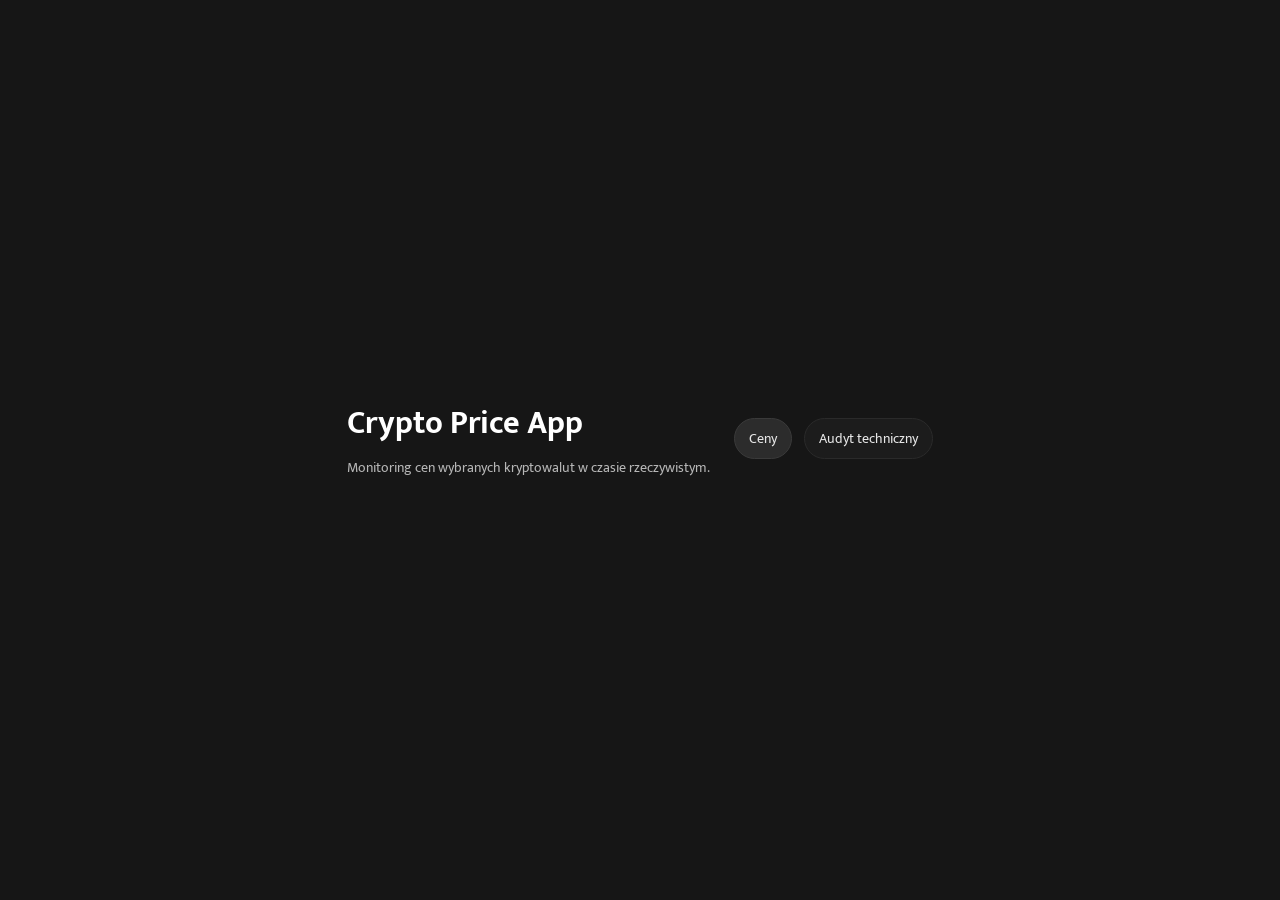
<file: index.html>
<!DOCTYPE html>
<html lang="en">
	<head>
		<meta charset="UTF-8" />
		<meta http-equiv="X-UA-Compatible" content="IE=edge" />
		<meta name="viewport" content="width=device-width, initial-scale=1.0" />
		<link rel="stylesheet" href="Directories/style.css" />
		<title>Crypto Price App</title>
	</head>

	<body class="app">
		<main class="app-layout">
			<header class="page-header">
				<div class="brand">
					<h1>Crypto Price App</h1>
					<p>Monitoring cen wybranych kryptowalut w czasie rzeczywistym.</p>
				</div>
				<nav class="page-nav">
					<a class="active" href="index.html">Ceny</a>
					<a href="audit.html">Audyt techniczny</a>
				</nav>
			</header>
			<div class="container"></div>
		</main>

		<script src="Directories/script.js"></script>
	</body>
</html>
</file>
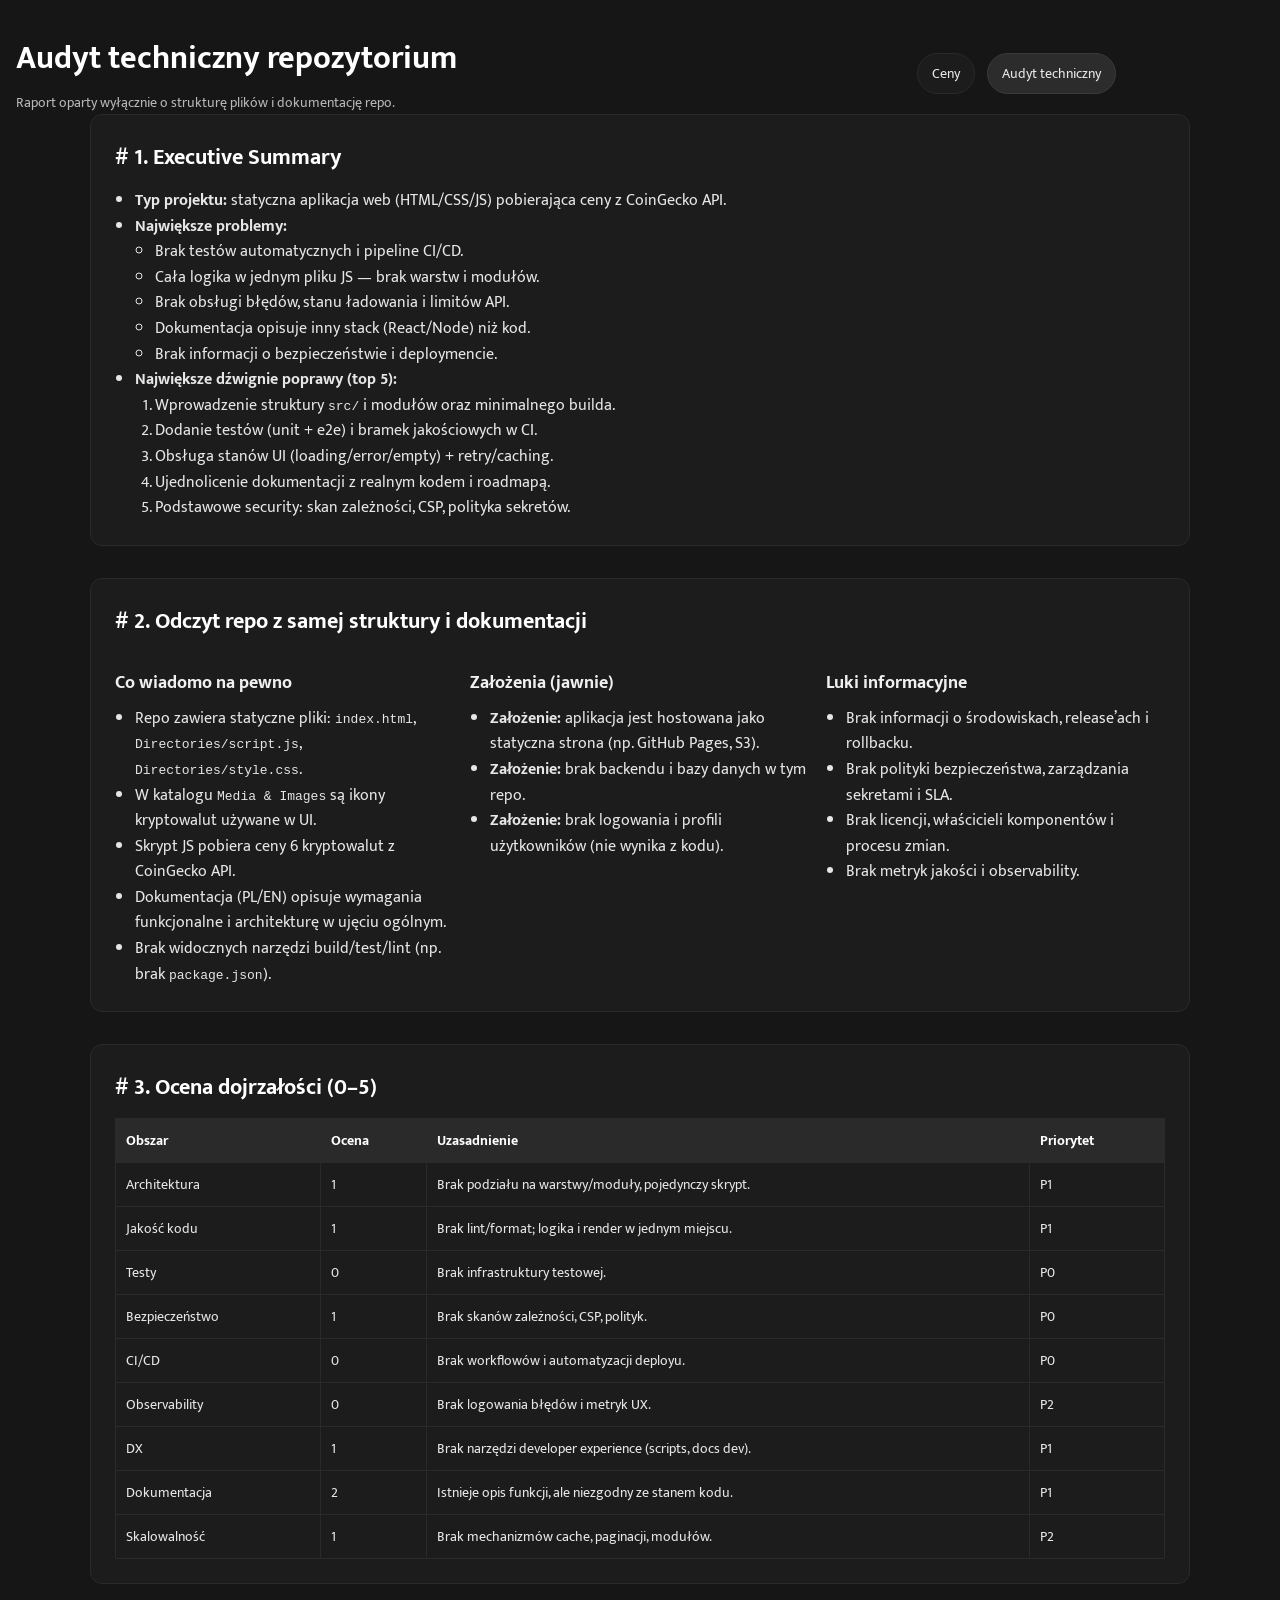
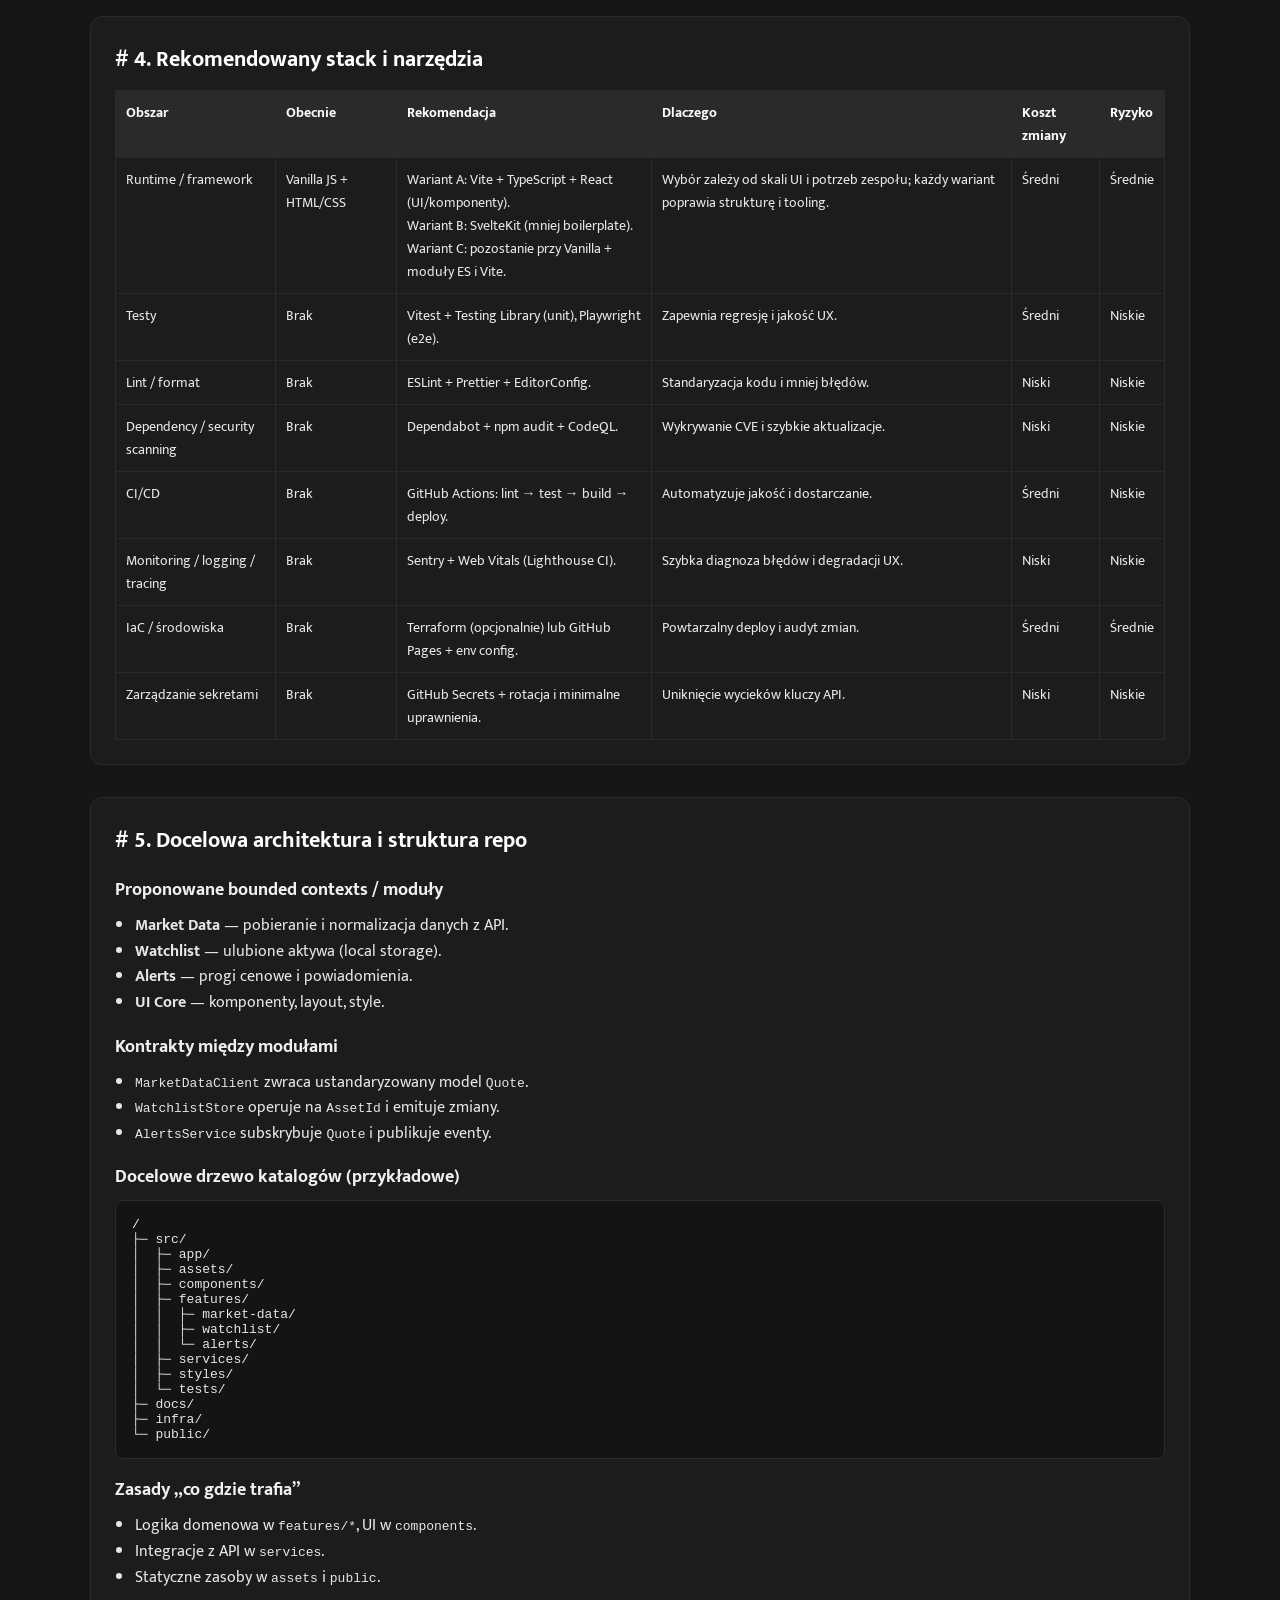
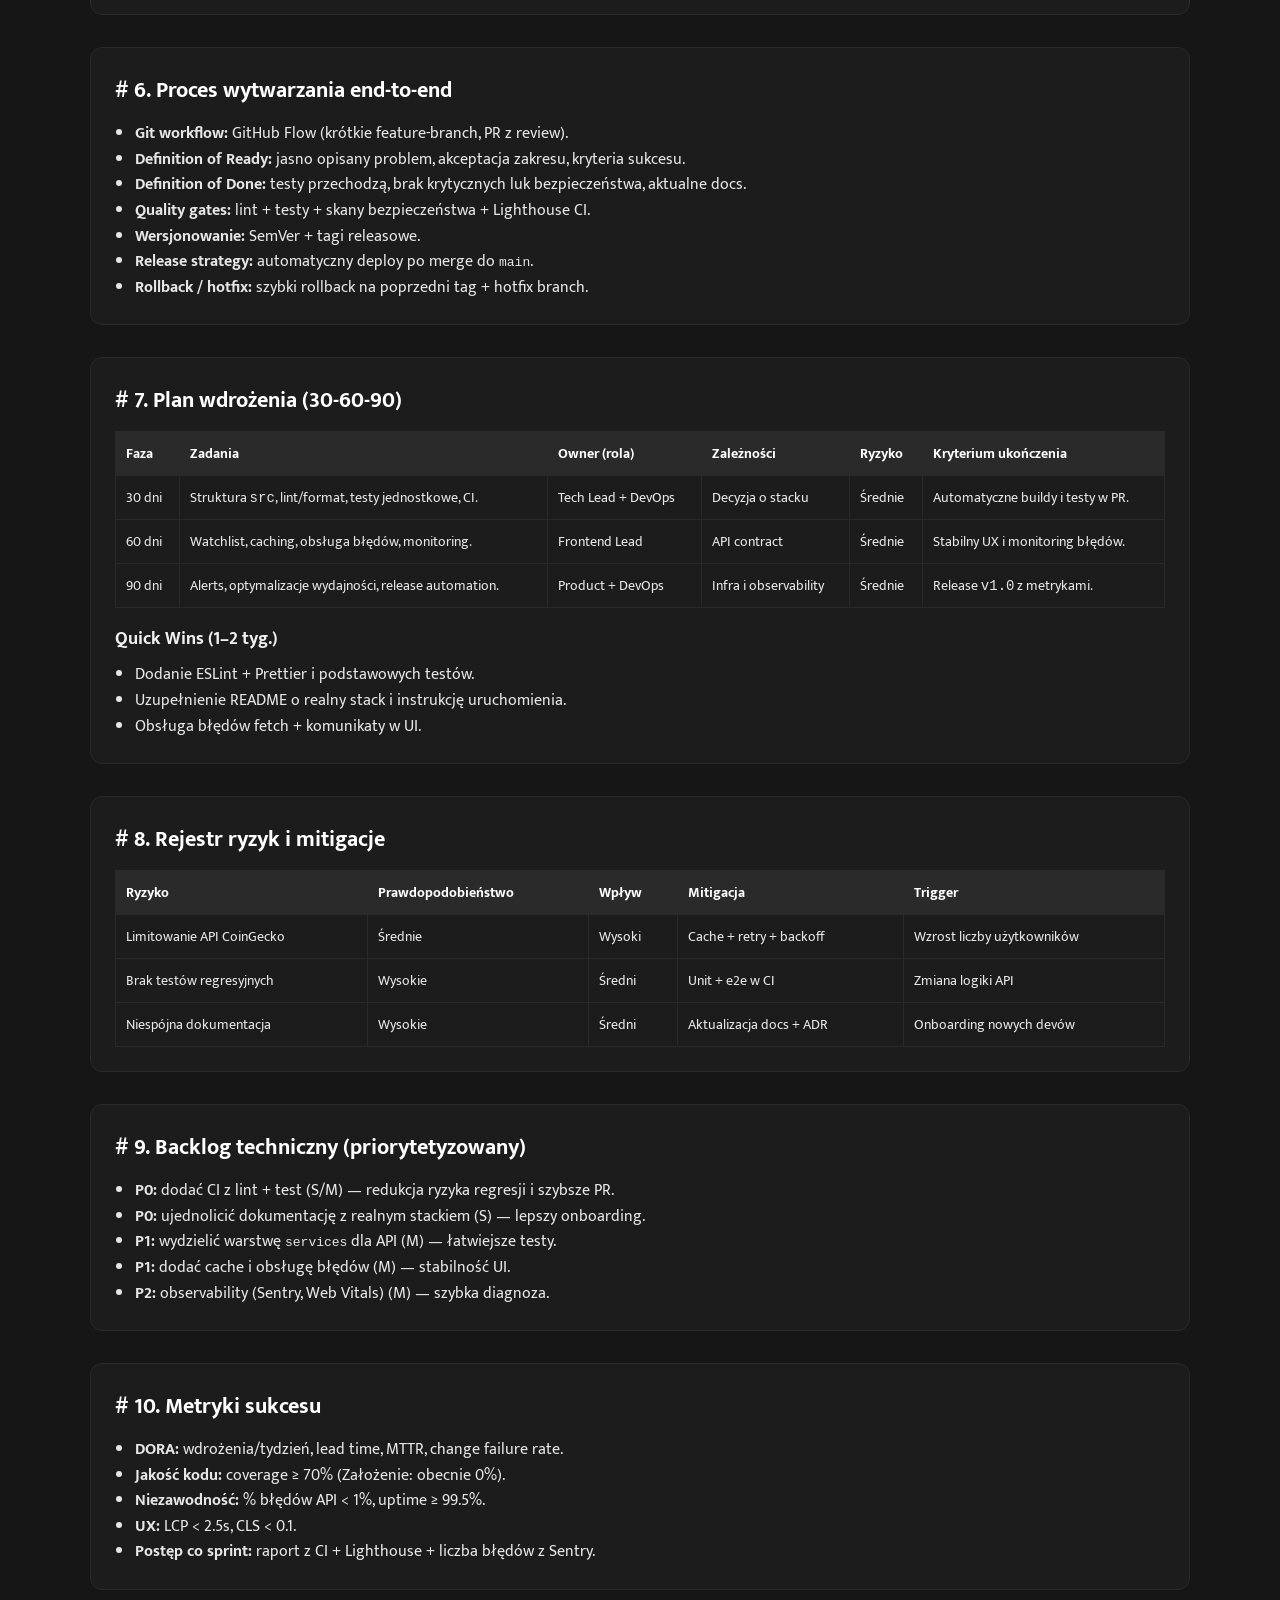
<file: audit.html>
<!DOCTYPE html>
<html lang="pl">
	<head>
		<meta charset="UTF-8" />
		<meta http-equiv="X-UA-Compatible" content="IE=edge" />
		<meta name="viewport" content="width=device-width, initial-scale=1.0" />
		<link rel="stylesheet" href="Directories/style.css" />
		<title>Crypto Price App — Audyt techniczny</title>
	</head>
	<body class="report-page">
		<header class="page-header">
			<div class="brand">
				<h1>Audyt techniczny repozytorium</h1>
				<p>Raport oparty wyłącznie o strukturę plików i dokumentację repo.</p>
			</div>
			<nav class="page-nav">
				<a href="index.html">Ceny</a>
				<a class="active" href="audit.html">Audyt techniczny</a>
			</nav>
		</header>

		<main class="report">
			<section class="report-section">
				<h2># 1. Executive Summary</h2>
				<ul>
					<li><strong>Typ projektu:</strong> statyczna aplikacja web (HTML/CSS/JS) pobierająca ceny z CoinGecko API.</li>
					<li>
						<strong>Największe problemy:</strong>
						<ul>
							<li>Brak testów automatycznych i pipeline CI/CD.</li>
							<li>Cała logika w jednym pliku JS — brak warstw i modułów.</li>
							<li>Brak obsługi błędów, stanu ładowania i limitów API.</li>
							<li>Dokumentacja opisuje inny stack (React/Node) niż kod.</li>
							<li>Brak informacji o bezpieczeństwie i deploymencie.</li>
						</ul>
					</li>
					<li>
						<strong>Największe dźwignie poprawy (top 5):</strong>
						<ol>
							<li>Wprowadzenie struktury <code>src/</code> i modułów oraz minimalnego builda.</li>
							<li>Dodanie testów (unit + e2e) i bramek jakościowych w CI.</li>
							<li>Obsługa stanów UI (loading/error/empty) + retry/caching.</li>
							<li>Ujednolicenie dokumentacji z realnym kodem i roadmapą.</li>
							<li>Podstawowe security: skan zależności, CSP, polityka sekretów.</li>
						</ol>
					</li>
				</ul>
			</section>

			<section class="report-section">
				<h2># 2. Odczyt repo z samej struktury i dokumentacji</h2>
				<div class="report-grid">
					<div>
						<h3>Co wiadomo na pewno</h3>
						<ul>
							<li>Repo zawiera statyczne pliki: <code>index.html</code>, <code>Directories/script.js</code>, <code>Directories/style.css</code>.</li>
							<li>W katalogu <code>Media & Images</code> są ikony kryptowalut używane w UI.</li>
							<li>Skrypt JS pobiera ceny 6 kryptowalut z CoinGecko API.</li>
							<li>Dokumentacja (PL/EN) opisuje wymagania funkcjonalne i architekturę w ujęciu ogólnym.</li>
							<li>Brak widocznych narzędzi build/test/lint (np. brak <code>package.json</code>).</li>
						</ul>
					</div>
					<div>
						<h3>Założenia (jawnie)</h3>
						<ul>
							<li><strong>Założenie:</strong> aplikacja jest hostowana jako statyczna strona (np. GitHub Pages, S3).</li>
							<li><strong>Założenie:</strong> brak backendu i bazy danych w tym repo.</li>
							<li><strong>Założenie:</strong> brak logowania i profili użytkowników (nie wynika z kodu).</li>
						</ul>
					</div>
					<div>
						<h3>Luki informacyjne</h3>
						<ul>
							<li>Brak informacji o środowiskach, release’ach i rollbacku.</li>
							<li>Brak polityki bezpieczeństwa, zarządzania sekretami i SLA.</li>
							<li>Brak licencji, właścicieli komponentów i procesu zmian.</li>
							<li>Brak metryk jakości i observability.</li>
						</ul>
					</div>
				</div>
			</section>

			<section class="report-section">
				<h2># 3. Ocena dojrzałości (0–5)</h2>
				<table>
					<thead>
						<tr>
							<th>Obszar</th>
							<th>Ocena</th>
							<th>Uzasadnienie</th>
							<th>Priorytet</th>
						</tr>
					</thead>
					<tbody>
						<tr>
							<td>Architektura</td>
							<td>1</td>
							<td>Brak podziału na warstwy/moduły, pojedynczy skrypt.</td>
							<td>P1</td>
						</tr>
						<tr>
							<td>Jakość kodu</td>
							<td>1</td>
							<td>Brak lint/format; logika i render w jednym miejscu.</td>
							<td>P1</td>
						</tr>
						<tr>
							<td>Testy</td>
							<td>0</td>
							<td>Brak infrastruktury testowej.</td>
							<td>P0</td>
						</tr>
						<tr>
							<td>Bezpieczeństwo</td>
							<td>1</td>
							<td>Brak skanów zależności, CSP, polityk.</td>
							<td>P0</td>
						</tr>
						<tr>
							<td>CI/CD</td>
							<td>0</td>
							<td>Brak workflowów i automatyzacji deployu.</td>
							<td>P0</td>
						</tr>
						<tr>
							<td>Observability</td>
							<td>0</td>
							<td>Brak logowania błędów i metryk UX.</td>
							<td>P2</td>
						</tr>
						<tr>
							<td>DX</td>
							<td>1</td>
							<td>Brak narzędzi developer experience (scripts, docs dev).</td>
							<td>P1</td>
						</tr>
						<tr>
							<td>Dokumentacja</td>
							<td>2</td>
							<td>Istnieje opis funkcji, ale niezgodny ze stanem kodu.</td>
							<td>P1</td>
						</tr>
						<tr>
							<td>Skalowalność</td>
							<td>1</td>
							<td>Brak mechanizmów cache, paginacji, modułów.</td>
							<td>P2</td>
						</tr>
					</tbody>
				</table>
			</section>

			<section class="report-section">
				<h2># 4. Rekomendowany stack i narzędzia</h2>
				<table>
					<thead>
						<tr>
							<th>Obszar</th>
							<th>Obecnie</th>
							<th>Rekomendacja</th>
							<th>Dlaczego</th>
							<th>Koszt zmiany</th>
							<th>Ryzyko</th>
						</tr>
					</thead>
					<tbody>
						<tr>
							<td>Runtime / framework</td>
							<td>Vanilla JS + HTML/CSS</td>
							<td>
								Wariant A: Vite + TypeScript + React (UI/komponenty).<br />
								Wariant B: SvelteKit (mniej boilerplate).<br />
								Wariant C: pozostanie przy Vanilla + moduły ES i Vite.
							</td>
							<td>Wybór zależy od skali UI i potrzeb zespołu; każdy wariant poprawia strukturę i tooling.</td>
							<td>Średni</td>
							<td>Średnie</td>
						</tr>
						<tr>
							<td>Testy</td>
							<td>Brak</td>
							<td>Vitest + Testing Library (unit), Playwright (e2e).</td>
							<td>Zapewnia regresję i jakość UX.</td>
							<td>Średni</td>
							<td>Niskie</td>
						</tr>
						<tr>
							<td>Lint / format</td>
							<td>Brak</td>
							<td>ESLint + Prettier + EditorConfig.</td>
							<td>Standaryzacja kodu i mniej błędów.</td>
							<td>Niski</td>
							<td>Niskie</td>
						</tr>
						<tr>
							<td>Dependency / security scanning</td>
							<td>Brak</td>
							<td>Dependabot + npm audit + CodeQL.</td>
							<td>Wykrywanie CVE i szybkie aktualizacje.</td>
							<td>Niski</td>
							<td>Niskie</td>
						</tr>
						<tr>
							<td>CI/CD</td>
							<td>Brak</td>
							<td>GitHub Actions: lint → test → build → deploy.</td>
							<td>Automatyzuje jakość i dostarczanie.</td>
							<td>Średni</td>
							<td>Niskie</td>
						</tr>
						<tr>
							<td>Monitoring / logging / tracing</td>
							<td>Brak</td>
							<td>Sentry + Web Vitals (Lighthouse CI).</td>
							<td>Szybka diagnoza błędów i degradacji UX.</td>
							<td>Niski</td>
							<td>Niskie</td>
						</tr>
						<tr>
							<td>IaC / środowiska</td>
							<td>Brak</td>
							<td>Terraform (opcjonalnie) lub GitHub Pages + env config.</td>
							<td>Powtarzalny deploy i audyt zmian.</td>
							<td>Średni</td>
							<td>Średnie</td>
						</tr>
						<tr>
							<td>Zarządzanie sekretami</td>
							<td>Brak</td>
							<td>GitHub Secrets + rotacja i minimalne uprawnienia.</td>
							<td>Uniknięcie wycieków kluczy API.</td>
							<td>Niski</td>
							<td>Niskie</td>
						</tr>
					</tbody>
				</table>
			</section>

			<section class="report-section">
				<h2># 5. Docelowa architektura i struktura repo</h2>
				<h3>Proponowane bounded contexts / moduły</h3>
				<ul>
					<li><strong>Market Data</strong> — pobieranie i normalizacja danych z API.</li>
					<li><strong>Watchlist</strong> — ulubione aktywa (local storage).</li>
					<li><strong>Alerts</strong> — progi cenowe i powiadomienia.</li>
					<li><strong>UI Core</strong> — komponenty, layout, style.</li>
				</ul>

				<h3>Kontrakty między modułami</h3>
				<ul>
					<li><code>MarketDataClient</code> zwraca ustandaryzowany model <code>Quote</code>.</li>
					<li><code>WatchlistStore</code> operuje na <code>AssetId</code> i emituje zmiany.</li>
					<li><code>AlertsService</code> subskrybuje <code>Quote</code> i publikuje eventy.</li>
				</ul>

				<h3>Docelowe drzewo katalogów (przykładowe)</h3>
				<pre><code>/
├─ src/
│  ├─ app/
│  ├─ assets/
│  ├─ components/
│  ├─ features/
│  │  ├─ market-data/
│  │  ├─ watchlist/
│  │  └─ alerts/
│  ├─ services/
│  ├─ styles/
│  └─ tests/
├─ docs/
├─ infra/
└─ public/</code></pre>

				<h3>Zasady „co gdzie trafia”</h3>
				<ul>
					<li>Logika domenowa w <code>features/*</code>, UI w <code>components</code>.</li>
					<li>Integracje z API w <code>services</code>.</li>
					<li>Statyczne zasoby w <code>assets</code> i <code>public</code>.</li>
				</ul>
			</section>

			<section class="report-section">
				<h2># 6. Proces wytwarzania end-to-end</h2>
				<ul>
					<li><strong>Git workflow:</strong> GitHub Flow (krótkie feature-branch, PR z review).</li>
					<li>
						<strong>Definition of Ready:</strong> jasno opisany problem, akceptacja zakresu, kryteria sukcesu.
					</li>
					<li>
						<strong>Definition of Done:</strong> testy przechodzą, brak krytycznych luk bezpieczeństwa, aktualne docs.
					</li>
					<li>
						<strong>Quality gates:</strong> lint + testy + skany bezpieczeństwa + Lighthouse CI.
					</li>
					<li><strong>Wersjonowanie:</strong> SemVer + tagi releasowe.</li>
					<li>
						<strong>Release strategy:</strong> automatyczny deploy po merge do <code>main</code>.
					</li>
					<li><strong>Rollback / hotfix:</strong> szybki rollback na poprzedni tag + hotfix branch.</li>
				</ul>
			</section>

			<section class="report-section">
				<h2># 7. Plan wdrożenia (30-60-90)</h2>
				<table>
					<thead>
						<tr>
							<th>Faza</th>
							<th>Zadania</th>
							<th>Owner (rola)</th>
							<th>Zależności</th>
							<th>Ryzyko</th>
							<th>Kryterium ukończenia</th>
						</tr>
					</thead>
					<tbody>
						<tr>
							<td>30 dni</td>
							<td>Struktura <code>src</code>, lint/format, testy jednostkowe, CI.</td>
							<td>Tech Lead + DevOps</td>
							<td>Decyzja o stacku</td>
							<td>Średnie</td>
							<td>Automatyczne buildy i testy w PR.</td>
						</tr>
						<tr>
							<td>60 dni</td>
							<td>Watchlist, caching, obsługa błędów, monitoring.</td>
							<td>Frontend Lead</td>
							<td>API contract</td>
							<td>Średnie</td>
							<td>Stabilny UX i monitoring błędów.</td>
						</tr>
						<tr>
							<td>90 dni</td>
							<td>Alerts, optymalizacje wydajności, release automation.</td>
							<td>Product + DevOps</td>
							<td>Infra i observability</td>
							<td>Średnie</td>
							<td>Release <code>v1.0</code> z metrykami.</td>
						</tr>
					</tbody>
				</table>

				<h3>Quick Wins (1–2 tyg.)</h3>
				<ul>
					<li>Dodanie ESLint + Prettier i podstawowych testów.</li>
					<li>Uzupełnienie README o realny stack i instrukcję uruchomienia.</li>
					<li>Obsługa błędów fetch + komunikaty w UI.</li>
				</ul>
			</section>

			<section class="report-section">
				<h2># 8. Rejestr ryzyk i mitigacje</h2>
				<table>
					<thead>
						<tr>
							<th>Ryzyko</th>
							<th>Prawdopodobieństwo</th>
							<th>Wpływ</th>
							<th>Mitigacja</th>
							<th>Trigger</th>
						</tr>
					</thead>
					<tbody>
						<tr>
							<td>Limitowanie API CoinGecko</td>
							<td>Średnie</td>
							<td>Wysoki</td>
							<td>Cache + retry + backoff</td>
							<td>Wzrost liczby użytkowników</td>
						</tr>
						<tr>
							<td>Brak testów regresyjnych</td>
							<td>Wysokie</td>
							<td>Średni</td>
							<td>Unit + e2e w CI</td>
							<td>Zmiana logiki API</td>
						</tr>
						<tr>
							<td>Niespójna dokumentacja</td>
							<td>Wysokie</td>
							<td>Średni</td>
							<td>Aktualizacja docs + ADR</td>
							<td>Onboarding nowych devów</td>
						</tr>
					</tbody>
				</table>
			</section>

			<section class="report-section">
				<h2># 9. Backlog techniczny (priorytetyzowany)</h2>
				<ul>
					<li>
						<strong>P0:</strong> dodać CI z lint + test (S/M) — redukcja ryzyka regresji i szybsze PR.
					</li>
					<li>
						<strong>P0:</strong> ujednolicić dokumentację z realnym stackiem (S) — lepszy onboarding.
					</li>
					<li>
						<strong>P1:</strong> wydzielić warstwę <code>services</code> dla API (M) — łatwiejsze testy.
					</li>
					<li>
						<strong>P1:</strong> dodać cache i obsługę błędów (M) — stabilność UI.
					</li>
					<li>
						<strong>P2:</strong> observability (Sentry, Web Vitals) (M) — szybka diagnoza.
					</li>
				</ul>
			</section>

			<section class="report-section">
				<h2># 10. Metryki sukcesu</h2>
				<ul>
					<li><strong>DORA:</strong> wdrożenia/tydzień, lead time, MTTR, change failure rate.</li>
					<li><strong>Jakość kodu:</strong> coverage ≥ 70% (Założenie: obecnie 0%).</li>
					<li><strong>Niezawodność:</strong> % błędów API &lt; 1%, uptime ≥ 99.5%.</li>
					<li><strong>UX:</strong> LCP &lt; 2.5s, CLS &lt; 0.1.</li>
					<li><strong>Postęp co sprint:</strong> raport z CI + Lighthouse + liczba błędów z Sentry.</li>
				</ul>
			</section>
		</main>
	</body>
</html>
</file>
<file: Directories/style.css>
@import url("https://fonts.googleapis.com/css2?family=Mukta:wght@300;400;500;600;700&display=swap");

* {
	margin: 0;
	padding: 0;
	box-sizing: border-box;
}

body {
	min-height: 100vh;
	background: #161616;
	color: #e6e6e6;
	font-family: "Mukta", sans-serif;
}

body.app {
	display: flex;
	align-items: center;
	justify-content: center;
}

body.report-page {
	display: block;
	padding: 32px 16px 80px;
}

.app-layout {
	display: flex;
	flex-direction: column;
	gap: 24px;
	align-items: center;
}

.page-header {
	width: min(1100px, 100%);
	display: flex;
	justify-content: space-between;
	align-items: center;
	gap: 24px;
}

.page-header .brand h1 {
	color: #fff;
	font-size: 32px;
	margin-bottom: 6px;
}

.page-header .brand p {
	color: #b6b6b6;
	font-size: 14px;
}

.page-nav {
	display: flex;
	gap: 12px;
}

.page-nav a {
	color: #e6e6e6;
	text-decoration: none;
	font-size: 14px;
	padding: 8px 14px;
	border-radius: 999px;
	border: 1px solid #2a2a2a;
	background: #1c1c1c;
}

.page-nav a.active {
	background: #2c2c2c;
	border-color: #3a3a3a;
}

.coin {
	display: flex;
	width: 460px;
	height: 80px;
	border-radius: 8px;
	margin: 38px 0;
}

.coin .coin-logo {
	width: 80px;
	height: 100%;
	display: grid;
	place-items: center;
}

.coin .coin-logo img {
	width: 70%;
	height: 70%;
}

.coin .coin-name {
	height: 100%;
	display: flex;
	align-items: center;
	justify-content: flex-start;
}

.coin .coin-name h3 {
	color: #fff;
	font-size: 26px;
	text-transform: uppercase;
}

.coin .coin-name span {
	color: #aaa;
	font-size: 14px;
	font-weight: 500;
	margin: 6px 0 0 2px;
}

.coin .coin-price {
	display: grid;
	align-items: center;
	margin-left: auto;
	padding: 8px 22px 0 0;
	text-align: right;
}

.coin .coin-price .price {
	font-size: 26px;
	font-weight: 700;
	margin-top: -6px;
}

.coin .coin-price .change {
	color: #aaa;
	font-size: 16px;
	font-weight: 600;
	margin-top: -30px;
}

.coin.rising {
	background: linear-gradient(90deg, #202022, #4eb64510);
}

.coin.rising .coin-price .price {
	color: #30ff20;
}

.coin.falling {
	background: linear-gradient(90deg, #202022, #aa444425);
}

.coin.falling .coin-price .price {
	color: #ff4040;
}

.report {
	width: min(1100px, 100%);
	margin: 0 auto;
	display: flex;
	flex-direction: column;
	gap: 32px;
}

.report-section {
	background: #1c1c1c;
	border-radius: 12px;
	padding: 24px;
	border: 1px solid #2a2a2a;
}

.report-section h2 {
	font-size: 22px;
	color: #fff;
	margin-bottom: 12px;
}

.report-section h3 {
	font-size: 18px;
	margin: 16px 0 8px;
	color: #f0f0f0;
}

.report-section ul,
.report-section ol {
	margin-left: 20px;
	line-height: 1.6;
}

.report-grid {
	display: grid;
	gap: 16px;
	grid-template-columns: repeat(auto-fit, minmax(240px, 1fr));
}

.report table {
	width: 100%;
	border-collapse: collapse;
	font-size: 14px;
}

.report th,
.report td {
	border: 1px solid #2a2a2a;
	padding: 10px;
	vertical-align: top;
}

.report th {
	background: #2a2a2a;
	color: #fff;
	text-align: left;
}

.report pre {
	background: #141414;
	padding: 16px;
	border-radius: 8px;
	overflow-x: auto;
	border: 1px solid #2a2a2a;
}
</file>
